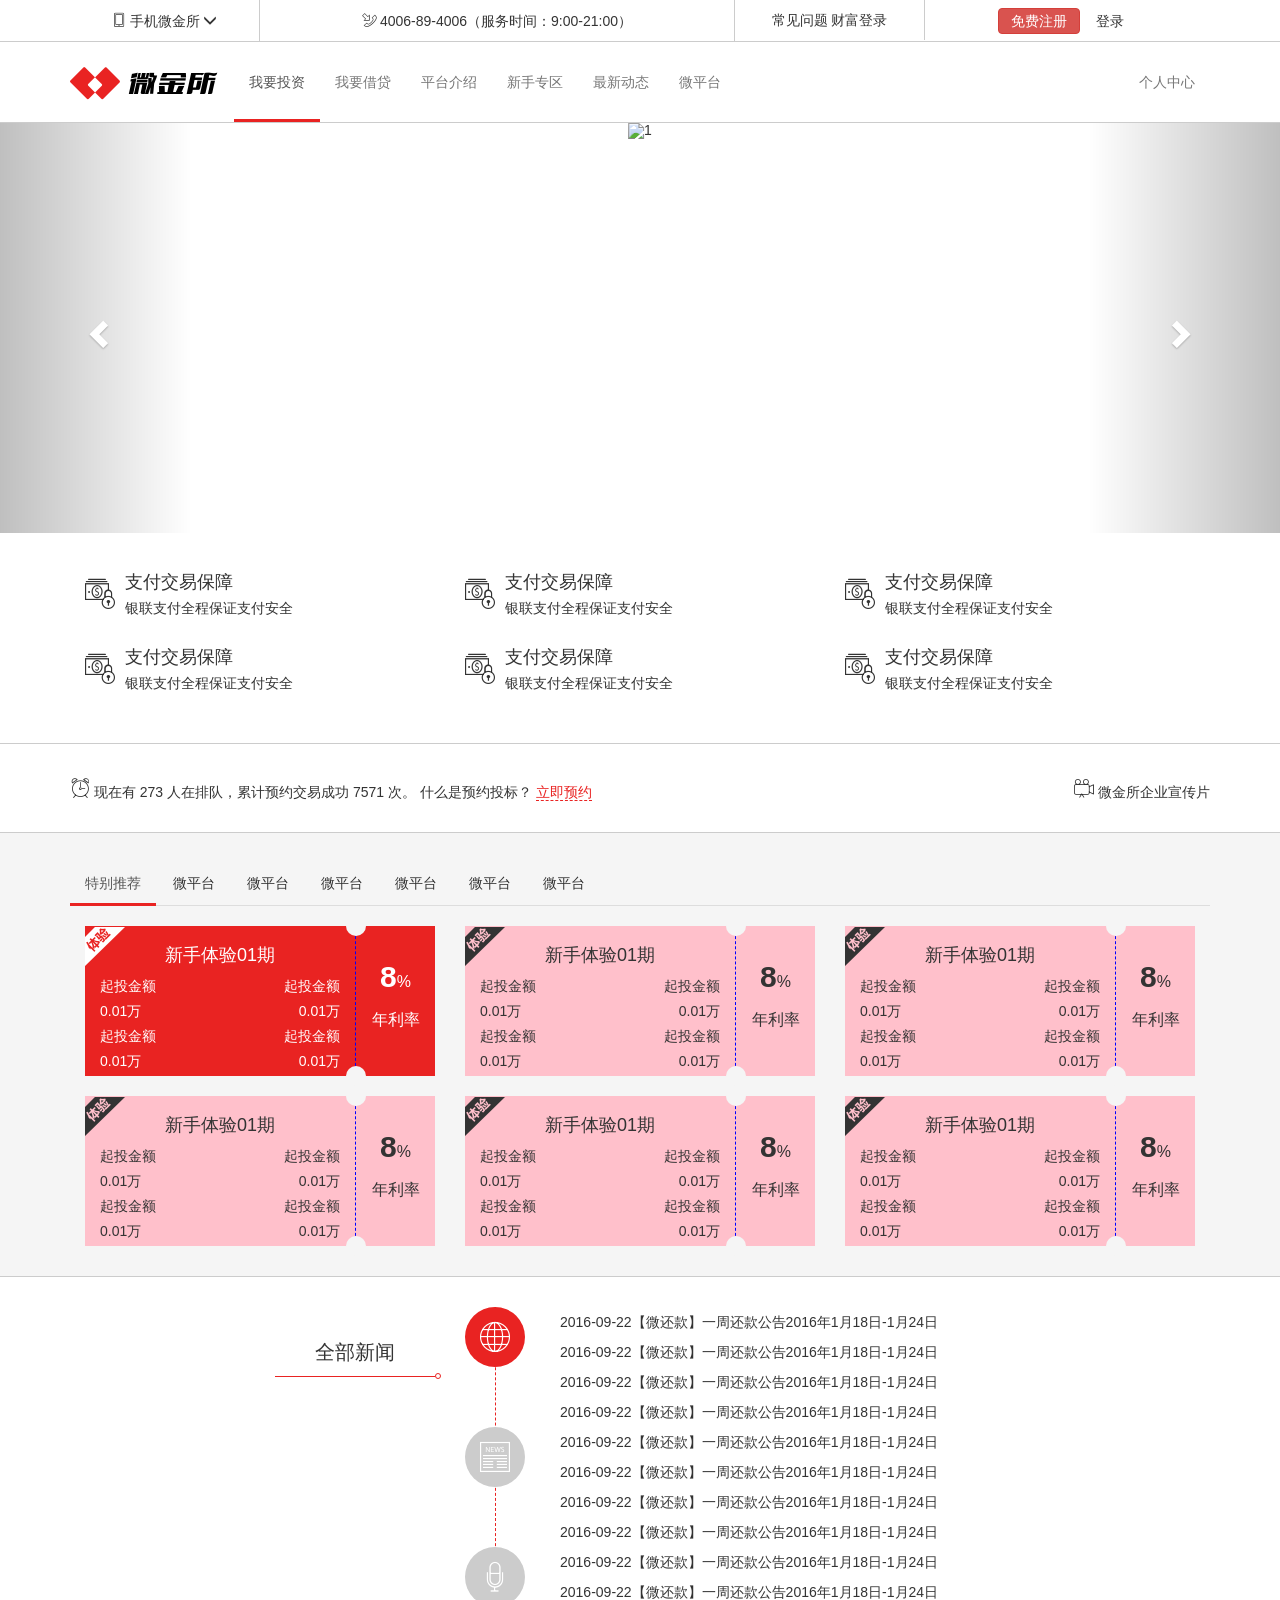
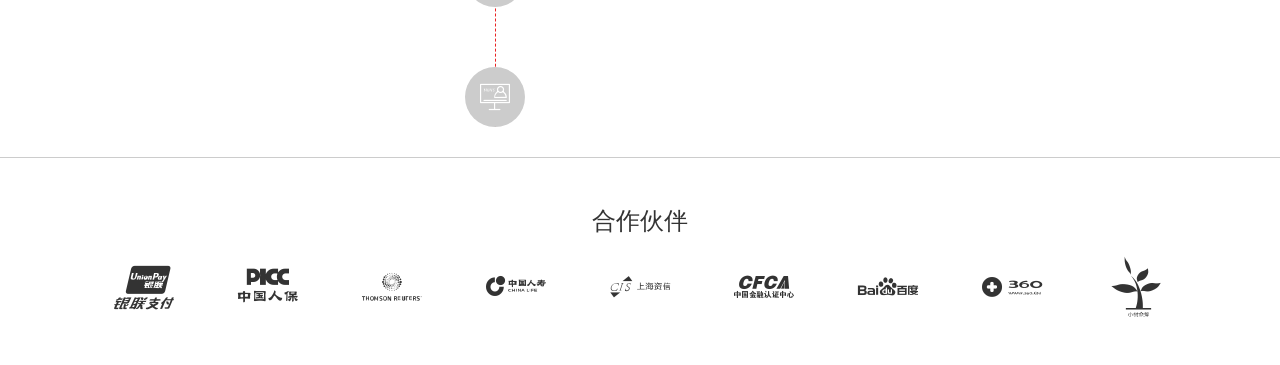
<file: 移动Web/案例-WJS/index.html>
<!DOCTYPE html>
<html lang="zh-CN">

<head>
  <meta charset="UTF-8">
  <title>微金所</title>
  <meta http-equiv="X-UA-Compatible" content="IE=edge">
  <meta name="viewport" content="width=device-width, user-scalable=no, initial-scale=1.0, maximum-scale=1.0, minimum-scale=1.0">
  <link rel="stylesheet" href="./lib/bootstrap/css/bootstrap.css">

  <link rel="icon" href="./favicon.ico">
  <!-- 引入自定义字体文件 -->
  <link rel="stylesheet" href="./fonts/wjsfont.css">

  <link rel="stylesheet" href="./css/index.css">
</head>

<body>
  <!-- 头部区域 -->
  <!-- 1. 大屏和中屏显示，小屏和超小屏隐藏 -->
  <div class="wjs_header hidden-sm hidden-xs">
    <div class="container">
      <div class="col-md-2 item">
        <a href="#" class="mobile">
          <i class="wjs_icon wjs_icon_phone"></i>
          <span>手机微金所</span>
          <i class="glyphicon glyphicon-menu-down"></i>
          <img src="./images/code.jpg" class="code">
        </a>
      </div>
      <div class="col-md-5 item">
        <i class="wjs_icon wjs_icon_tel"></i>
        <span> 4006-89-4006（服务时间：9:00-21:00）</span>
      </div>
      <div class="col-md-2 item">
        <a href="#">常见问题</a>
        <a href="#">财富登录</a>
      </div>
      <div class="col-md-3 item">
        <button class="btn btn-danger">免费注册</button>
        <button class="btn btn-link">登录</button>
      </div>
    </div>
  </div>

  <!-- 导航区域 -->
  <div class="wjs_nav">
    <nav class="navbar navbar-default">
      <div class="container">
        <!-- 将大标题和按钮组合使用，在移动端有更好的显示效果 -->
        <div class="navbar-header">
          <!-- 切换的按钮 -->
          <button type="button" class="navbar-toggle collapsed" data-toggle="collapse" data-target="#navbar-collapse">
            <span class="icon-bar"></span>
            <span class="icon-bar"></span>
            <span class="icon-bar"></span>
          </button>
          <!-- 大标题 -->
          <a class="navbar-brand" href="#">
            <i class="wjs_icon wjs_icon_logo"></i>
            <i class="wjs_icon wjs_icon_word"></i>
          </a>
        </div>

        <!-- 用于切换的 collapse 列表 -->
        <div class="collapse navbar-collapse" id="navbar-collapse">
          <!-- 左侧的 ul -->
          <ul class="nav navbar-nav">
            <li class="active"><a href="#">我要投资</a></li>
            <li><a href="#">我要借贷</a></li>
            <li><a href="#">平台介绍</a></li>
            <li><a href="#">新手专区</a></li>
            <li><a href="#">最新动态</a></li>
            <li><a href="#">微平台</a></li>
          </ul>

          <!-- 右侧的 ul 在小屏幕隐藏 -->
          <ul class="nav navbar-nav navbar-right hidden-sm">
            <li><a href="#">个人中心</a></li>
          </ul>
        </div>
      </div>
    </nav>
  </div>

  <!-- 轮播图 -->
  <div class="wjs_banner">
    <!-- 整个轮播容器 -->
    <div id="carousel-example-generic" class="carousel slide" data-ride="carousel">
      <!-- Indicators 指示器 (小圆点) -->
      <ol class="carousel-indicators">
        <li data-target="#carousel-example-generic" data-slide-to="0" class="active"></li>
        <li data-target="#carousel-example-generic" data-slide-to="1"></li>
        <li data-target="#carousel-example-generic" data-slide-to="2"></li>
        <li data-target="#carousel-example-generic" data-slide-to="3"></li>
      </ol>

      <!-- Wrapper for slides 轮播容器(存放所有的轮播图) -->
      <div class="carousel-inner">
        <div class="item active">
          <img data-psrc="./images/slide_01_2000x410.jpg" data-msrc="./images/slide_01_640x340.jpg" alt="1">
        </div>
        <div class="item">
          <img data-psrc="./images/slide_02_2000x410.jpg" data-msrc="./images/slide_02_640x340.jpg" alt="2">
        </div>
        <div class="item">
          <img data-psrc="./images/slide_03_2000x410.jpg" data-msrc="./images/slide_03_640x340.jpg" alt="3">
        </div>
        <div class="item">
          <img data-psrc="./images/slide_04_2000x410.jpg" data-msrc="./images/slide_04_640x340.jpg" alt="4">
        </div>
      </div>

      <!-- Controls 控制器 (左右箭头) -->
      <a class="left carousel-control hidden-xs" href="#carousel-example-generic" data-slide="prev">
        <!-- 左箭头 -->
        <span class="glyphicon glyphicon-chevron-left"></span>
      </a>
      <a class="right carousel-control hidden-xs" href="#carousel-example-generic" data-slide="next">
        <!-- 右箭头 -->
        <span class="glyphicon glyphicon-chevron-right"></span>
      </a>
    </div>
  </div>

  <!-- 信息交易 -->
  <div class="wjs_info hidden-xs">
    <div class="container">
      <div class="col-sm-6 col-md-4">
        <a href="#" class="media">
          <div class="media-left">
            <i class="wjs_icon wjs_icon_info"></i>
          </div>
          <div class="media-body">
            <h4 class="media-heading">支付交易保障</h4>
            <p>银联支付全程保证支付安全</p>
          </div>
        </a>
      </div>
      <div class="col-sm-6 col-md-4">
        <a href="#" class="media">
          <div class="media-left">
            <i class="wjs_icon wjs_icon_info"></i>
          </div>
          <div class="media-body">
            <h4 class="media-heading">支付交易保障</h4>
            <p>银联支付全程保证支付安全</p>
          </div>
        </a>
      </div>
      <div class="col-sm-6 col-md-4">
        <a href="#" class="media">
          <div class="media-left">
            <i class="wjs_icon wjs_icon_info"></i>
          </div>
          <div class="media-body">
            <h4 class="media-heading">支付交易保障</h4>
            <p>银联支付全程保证支付安全</p>
          </div>
        </a>
      </div>
      <div class="col-sm-6 col-md-4">
        <a href="#" class="media">
          <div class="media-left">
            <i class="wjs_icon wjs_icon_info"></i>
          </div>
          <div class="media-body">
            <h4 class="media-heading">支付交易保障</h4>
            <p>银联支付全程保证支付安全</p>
          </div>
        </a>
      </div>
      <div class="col-sm-6 col-md-4">
        <a href="#" class="media">
          <div class="media-left">
            <i class="wjs_icon wjs_icon_info"></i>
          </div>
          <div class="media-body">
            <h4 class="media-heading">支付交易保障</h4>
            <p>银联支付全程保证支付安全</p>
          </div>
        </a>
      </div>
      <div class="col-sm-6 col-md-4">
        <a href="#" class="media">
          <div class="media-left">
            <i class="wjs_icon wjs_icon_info"></i>
          </div>
          <div class="media-body">
            <h4 class="media-heading">支付交易保障</h4>
            <p>银联支付全程保证支付安全</p>
          </div>
        </a>
      </div>
    </div>
  </div>

  <!-- 预约模块 -->
  <div class="wjs_book">
    <div class="container">
      <!-- pull-left 左浮动   pull-right 右浮动 -->
      <div class="pull-left">
        <i class="wjs_icon wjs_icon_clock"></i>
        <span>现在有 273 人在排队，累计预约交易成功 7571 次。 什么是预约投标？</span>
        <a href="#" class="book_now">立即预约</a>
      </div>

      <!-- 右侧部分在超小屏幕 隐藏 -->
      <div class="pull-right hidden-xs">
        <a href="#">
          <i class="wjs_icon wjs_icon_video"></i>
          <span>微金所企业宣传片</span>
        </a>
      </div>
    </div>
  </div>

  <!-- 产品模块 -->
  <div class="wjs_product">
    <div class="container">

      <div class="ul-wrapper">
        <!-- 用于切换的导航 -->
        <ul class="nav nav-tabs">
          <li class="active"><a href="#product01" data-toggle="tab">特别推荐</a></li>
          <li><a href="#product02" data-toggle="tab">微平台</a></li>
          <li><a href="#product03" data-toggle="tab">微平台</a></li>
          <li><a href="#product04" data-toggle="tab">微平台</a></li>
          <li><a href="#product05" data-toggle="tab">微平台</a></li>
          <li><a href="#product06" data-toggle="tab">微平台</a></li>
          <li><a href="#product07" data-toggle="tab">微平台</a></li>
        </ul>
      </div>

      <!-- 用于切换的面板 -->
      <!--
      大屏幕中屏幕 1行3个
      小屏幕       1行2个
      超小屏幕     1行1个
    -->
      <div class="tab-content">
        <div class="tab-pane active" id="product01">
          <div class="col-sm-6 col-md-4">
            <div class="product_item current">
              <i class="wjs_icon wjs_icon_experience"></i>
              <!-- 先右浮动, 再左边overflow:hidden -->
              <div class="product_item_right">
                <p class="percent"><b>8</b>%</p>
                <p class="rate">年利率</p>
              </div>
              <div class="product_item_left">
                <h3 class="title">新手体验01期</h3>
                <div class="col-xs-6">
                  <p>起投金额</p>
                  <p>0.01万</p>
                </div>
                <div class="col-xs-6 text-right">
                  <p>起投金额</p>
                  <p>0.01万</p>
                </div>
                <div class="col-xs-6">
                  <p>起投金额</p>
                  <p>0.01万</p>
                </div>
                <div class="col-xs-6 text-right">
                  <p>起投金额</p>
                  <p>0.01万</p>
                </div>
              </div>
            </div>
          </div>
          <div class="col-sm-6 col-md-4">
            <div class="product_item">
              <i class="wjs_icon wjs_icon_experience"></i>
              <!-- 先右浮动, 再左边overflow:hidden -->
              <div class="product_item_right">
                <p class="percent"><b>8</b>%</p>
                <p class="rate">年利率</p>
              </div>
              <div class="product_item_left">
                <h3 class="title">新手体验01期</h3>
                <div class="col-xs-6">
                  <p>起投金额</p>
                  <p>0.01万</p>
                </div>
                <div class="col-xs-6 text-right">
                  <p>起投金额</p>
                  <p>0.01万</p>
                </div>
                <div class="col-xs-6">
                  <p>起投金额</p>
                  <p>0.01万</p>
                </div>
                <div class="col-xs-6 text-right">
                  <p>起投金额</p>
                  <p>0.01万</p>
                </div>
              </div>
            </div>
          </div>
          <div class="col-sm-6 col-md-4">
            <div class="product_item">
              <i class="wjs_icon wjs_icon_experience"></i>
              <!-- 先右浮动, 再左边overflow:hidden -->
              <div class="product_item_right">
                <p class="percent"><b>8</b>%</p>
                <p class="rate">年利率</p>
              </div>
              <div class="product_item_left">
                <h3 class="title">新手体验01期</h3>
                <div class="col-xs-6">
                  <p>起投金额</p>
                  <p>0.01万</p>
                </div>
                <div class="col-xs-6 text-right">
                  <p>起投金额</p>
                  <p>0.01万</p>
                </div>
                <div class="col-xs-6">
                  <p>起投金额</p>
                  <p>0.01万</p>
                </div>
                <div class="col-xs-6 text-right">
                  <p>起投金额</p>
                  <p>0.01万</p>
                </div>
              </div>
            </div>
          </div>
          <div class="col-sm-6 col-md-4">
            <div class="product_item">
              <i class="wjs_icon wjs_icon_experience"></i>
              <!-- 先右浮动, 再左边overflow:hidden -->
              <div class="product_item_right">
                <p class="percent"><b>8</b>%</p>
                <p class="rate">年利率</p>
              </div>
              <div class="product_item_left">
                <h3 class="title">新手体验01期</h3>
                <div class="col-xs-6">
                  <p>起投金额</p>
                  <p>0.01万</p>
                </div>
                <div class="col-xs-6 text-right">
                  <p>起投金额</p>
                  <p>0.01万</p>
                </div>
                <div class="col-xs-6">
                  <p>起投金额</p>
                  <p>0.01万</p>
                </div>
                <div class="col-xs-6 text-right">
                  <p>起投金额</p>
                  <p>0.01万</p>
                </div>
              </div>
            </div>
          </div>
          <div class="col-sm-6 col-md-4">
            <div class="product_item">
              <i class="wjs_icon wjs_icon_experience"></i>
              <!-- 先右浮动, 再左边overflow:hidden -->
              <div class="product_item_right">
                <p class="percent"><b>8</b>%</p>
                <p class="rate">年利率</p>
              </div>
              <div class="product_item_left">
                <h3 class="title">新手体验01期</h3>
                <div class="col-xs-6">
                  <p>起投金额</p>
                  <p>0.01万</p>
                </div>
                <div class="col-xs-6 text-right">
                  <p>起投金额</p>
                  <p>0.01万</p>
                </div>
                <div class="col-xs-6">
                  <p>起投金额</p>
                  <p>0.01万</p>
                </div>
                <div class="col-xs-6 text-right">
                  <p>起投金额</p>
                  <p>0.01万</p>
                </div>
              </div>
            </div>
          </div>
          <div class="col-sm-6 col-md-4">
            <div class="product_item">
              <i class="wjs_icon wjs_icon_experience"></i>
              <!-- 先右浮动, 再左边overflow:hidden -->
              <div class="product_item_right">
                <p class="percent"><b>8</b>%</p>
                <p class="rate">年利率</p>
              </div>
              <div class="product_item_left">
                <h3 class="title">新手体验01期</h3>
                <div class="col-xs-6">
                  <p>起投金额</p>
                  <p>0.01万</p>
                </div>
                <div class="col-xs-6 text-right">
                  <p>起投金额</p>
                  <p>0.01万</p>
                </div>
                <div class="col-xs-6">
                  <p>起投金额</p>
                  <p>0.01万</p>
                </div>
                <div class="col-xs-6 text-right">
                  <p>起投金额</p>
                  <p>0.01万</p>
                </div>
              </div>
            </div>
          </div>
        </div>
        <div class="tab-pane" id="product02">222</div>
        <div class="tab-pane" id="product03">333</div>
        <div class="tab-pane" id="product04">444</div>
        <div class="tab-pane" id="product05">555</div>
        <div class="tab-pane" id="product06">666</div>
        <div class="tab-pane" id="product07">777</div>
      </div>

    </div>

  </div>

  <!-- 新闻模块 -->
  <!-- 中屏幕以上 空间分配 2217 -->
  <div class="wjs_news">
    <div class="container">
      <div class="col-md-2 col-md-offset-2">
        <h3 class="title">全部新闻</h3>
      </div>
      <div class="col-md-1">
        <!-- 线在小屏幕和超小屏幕隐藏 -->
        <div class="line hidden-sm hidden-xs"></div>

        <!-- 用于切换的导航 -->
        <ul class="tab-ul clearfix">
          <li class="active">
            <a href="#news01" data-toggle="tab">
              <i class="wjs_icon wjs_icon_news_01"></i>
            </a>
          </li>
          <li><a href="#news02" data-toggle="tab"><i class="wjs_icon wjs_icon_news_02"></i></a></li>
          <li><a href="#news03" data-toggle="tab"><i class="wjs_icon wjs_icon_news_03"></i></a></li>
          <li><a href="#news04" data-toggle="tab"><i class="wjs_icon wjs_icon_news_04"></i></a></li>
        </ul>
      </div>
      <div class="col-md-7">

        <!-- 用于切换的面板 -->
        <div class="tab-content">
          <div class="tab-pane active" id="news01">
            <ul>
              <li><a href="#">2016-09-22【微还款】一周还款公告2016年1月18日-1月24日</a></li>
              <li><a href="#">2016-09-22【微还款】一周还款公告2016年1月18日-1月24日</a></li>
              <li><a href="#">2016-09-22【微还款】一周还款公告2016年1月18日-1月24日</a></li>
              <li><a href="#">2016-09-22【微还款】一周还款公告2016年1月18日-1月24日</a></li>
              <li><a href="#">2016-09-22【微还款】一周还款公告2016年1月18日-1月24日</a></li>
              <li><a href="#">2016-09-22【微还款】一周还款公告2016年1月18日-1月24日</a></li>
              <li><a href="#">2016-09-22【微还款】一周还款公告2016年1月18日-1月24日</a></li>
              <li><a href="#">2016-09-22【微还款】一周还款公告2016年1月18日-1月24日</a></li>
              <li><a href="#">2016-09-22【微还款】一周还款公告2016年1月18日-1月24日</a></li>
              <li><a href="#">2016-09-22【微还款】一周还款公告2016年1月18日-1月24日</a></li>
            </ul>
          </div>
          <div class="tab-pane" id="news02">222</div>
          <div class="tab-pane" id="news03">333</div>
          <div class="tab-pane" id="news04">444</div>
        </div>
      </div>
    </div>
  </div>

  <!-- 合作伙伴 -->
  <div class="wjs_partner">
    <div class="container">
      <h3>合作伙伴</h3>
      <ul>
        <li><a href="#"><i class="wjs_icon wjs_icon_partner01"></i></a></li>
        <li><a href="#"><i class="wjs_icon wjs_icon_partner02"></i></a></li>
        <li><a href="#"><i class="wjs_icon wjs_icon_partner03"></i></a></li>
        <li><a href="#"><i class="wjs_icon wjs_icon_partner04"></i></a></li>
        <li><a href="#"><i class="wjs_icon wjs_icon_partner05"></i></a></li>
        <li><a href="#"><i class="wjs_icon wjs_icon_partner06"></i></a></li>
        <li><a href="#"><i class="wjs_icon wjs_icon_partner07"></i></a></li>
        <li><a href="#"><i class="wjs_icon wjs_icon_partner08"></i></a></li>
        <li><a href="#"><i class="wjs_icon wjs_icon_partner09"></i></a></li>
      </ul>
    </div>
  </div>

  <script src="./lib/jquery/jquery-1.12.4.js"></script>
  <script src="./lib/bootstrap/js/bootstrap.min.js"></script>
</body>

</html>
</file>
<file: 移动Web/案例-WJS/fonts/wjsfont.css>
@font-face {
  /*自定义了一个字体*/
  font-family: 'wjs_fonts';
  src: url('./MiFie-Web-Font.eot'); /* IE9*/
  src: url('./MiFie-Web-Font.eot#iefix') format('embedded-opentype'), /* IE6-IE8 */
  url('./MiFie-Web-Font.woff') format('woff'), /* chrome, firefox */
  url('./MiFie-Web-Font.ttf') format('truetype'), /* chrome, firefox, opera, Safari, Android, iOS 4.2+*/
  url('./MiFie-Web-Font.svg#iconfont') format('svg'); /* iOS 4.1- */
}

.wjs_icon {
  font-family: wjs_fonts !important;
}


.wjs_icon_phone::before {
  content: "\e908";
}

.wjs_icon_tel::before {
  content: "\e909";
}

.wjs_icon_logo::before {
  content: "\e920";
}

.wjs_icon_word::before {
  content: "\e93e";
}

.wjs_icon_info::before {
  content: "\e903";
}

.wjs_icon_clock::before {
  content: "\e906";
}

.wjs_icon_video::before {
  content: "\e905";
}

.wjs_icon_experience::before {
  content: "\e915"
}

.wjs_icon_news_01::before {
  content: "\e90e";
}

.wjs_icon_news_02::before {
  content: "\e90f";
}

.wjs_icon_news_03::before {
  content: "\e910";
}

.wjs_icon_news_04::before {
  content: "\e911";
}

.wjs_icon_partner01::before {
  content: "\e946";
}

.wjs_icon_partner02::before {
  content: "\e92f";
}

.wjs_icon_partner03::before {
  content: "\e92e";
}

.wjs_icon_partner04::before {
  content: "\e92a";
}

.wjs_icon_partner05::before {
  content: "\e929";
}

.wjs_icon_partner06::before {
  content: "\e931";
}

.wjs_icon_partner07::before {
  content: "\e92c";
}

.wjs_icon_partner08::before {
  content: "\e92b";
}

.wjs_icon_partner09::before {
  content: "\e92d";
}
</file>
<file: 移动Web/案例-WJS/css/index.css>
/* 在 normalize 的基础上, 进行公用的样式重置 */
a {
  color: #333;
}

/* lvha */
a:link,
a:visited,
a:hover,
a:active {
  text-decoration: none;
}

a:hover {
  /* 主题色 */
  color: #e92322;
}

i {
  font-style: normal;
}

ul {
  padding: 0;
  margin: 0;
  list-style: none;
}

/* 头部区域 */
.wjs_header {
  border-bottom: 1px solid #ccc;
}

.wjs_header .item {
  line-height: 40px;
  text-align: center;
  border-right: 1px solid #ccc;
}

.wjs_header .item:last-child {
  border-right: none;
}

.wjs_header .mobile {
  position: relative;
  display: block;
}

.wjs_header .mobile:hover .code {
  display: block;
}

.wjs_header .mobile .code {
  position: absolute;
  display: none;
  top: 40px;
  left: 50%;
  transform: translateX(-50%);
  border: 1px solid #ccc;
  z-index: 999;
}

.wjs_header .btn {
  padding: 2px 12px;
}

.wjs_header .btn-link {
  color: #333;
  text-decoration: none;
}

.wjs_header .btn-link:hover {
  color: #e92322;
}

/* 导航区域 */
.wjs_nav {
  border-bottom: 1px solid #ccc;
}

.wjs_nav .navbar-nav>li>a {
  height: 80px;
  line-height: 50px;
}

.wjs_nav .navbar-nav>li>a:hover {
  border-bottom: 3px solid #e92322;
}

.wjs_nav .navbar-default .navbar-nav>.active>a,
.wjs_nav .navbar-default .navbar-nav>.active>a:hover,
.wjs_nav .navbar-default .navbar-nav>.active>a:focus {
  /* transparent 透明的 */
  background-color: transparent;

  /* 添加自己的样式 */
  border-bottom: 3px solid #e92322;
}

.wjs_nav .wjs_icon_logo {
  font-size: 50px;
  vertical-align: middle;
  color: #e92322;
}

.wjs_nav .wjs_icon_word {
  font-size: 36px;
  vertical-align: middle;
  color: #000;
}

.wjs_nav .navbar-brand {
  height: 80px;
  line-height: 50px;
}

.wjs_nav .navbar {
  margin: 0;
  border: none;
  background-color: #fff;
}

.wjs_nav .navbar-toggle {
  margin-top: 23px;
}

/* pc 轮播图样式, 定高, 图片居中, 只在大于640的屏幕中生效  */
@media screen and (min-width: 641px) {
  .carousel .item {
    height: 410px;
    /* 图片太长了, 溢出了父容器, 需要overflow:hidden 隐藏掉 */
    overflow: hidden;
  }

  .carousel .item img {
    height: 410px;
    max-width: none;
    position: absolute;
    left: 50%;
    transform: translateX(-50%);
  }
}

/* 信息模块 */
.wjs_info {
  padding: 30px 0;
  border-bottom: 1px solid #ccc;
}

.wjs_info .wjs_icon_info {
  font-size: 30px;
}

.wjs_info .media {
  display: block;
  padding: 10px 0;
}

/* 预定模块 */
.wjs_book {
  padding: 30px 0;
  border-bottom: 1px solid #ccc;
}

.wjs_book .wjs_icon {
  font-size: 20px;
}

.wjs_book .book_now {
  color: #e92322;
  border-bottom: 1px dashed #e92322;
}

/* 产品模块 */
.wjs_product {
  padding: 30px 0;
  border-bottom: 1px solid #ccc;
  background-color: #F5F5F5;
}

.wjs_product .nav-tabs>li.active>a,
.wjs_product .nav-tabs>li.active>a:hover,
.wjs_product .nav-tabs>li.active>a:focus {
  background-color: transparent;
  /* 去掉 active a 的边框 */
  border: none;

  /* 添加自定义的下边框 */
  border-bottom: 3px solid #e92322;
}

.wjs_product .nav-tabs>li>a {
  /* 去掉默认添加的 1px 透明的边框 */
  border: none;
}

.wjs_product .nav>li>a:hover,
.wjs_product .nav>li>a:focus {
  background-color: transparent;
}


.wjs_product .ul-wrapper {
  overflow: hidden;
}

.wjs_product .nav-tabs {
  width: 2000px;
}

.wjs_product .product_item {
  height: 150px;
  background-color: pink;
  margin-top: 20px;
  position: relative;
}

.wjs_product .product_item.current {
  background-color: #e92322;
  color: #fff;
}


.wjs_product .product_item_right {
  float: right;
  width: 80px;
  height: 100%;
  position: relative;
  border-left: 1px dashed blue;
  text-align: center;
}

.wjs_product .product_item_right:before,
.wjs_product .product_item_right:after {
  content: '';
  width: 20px;
  height: 20px;
  background-color: #F5F5F5;
  border-radius: 50%;
  position: absolute;
  left: -10px;
}

.wjs_product .product_item_right:before {
  top: -10px;
}

.wjs_product .product_item_right:after {
  bottom: -10px;
}

.wjs_product .product_item_right p {
  font-size: 16px;
}

.wjs_product .product_item_right .percent {
  margin-top: 30px;
}

.wjs_product .product_item_right .percent b {
  font-size: 30px;
}



.wjs_product .product_item_left {
  overflow: hidden;
  height: 100%;
}

.wjs_product .product_item_left .title {
  font-size: 18px;
  text-align: center;
}

.wjs_product .product_item_left p {
  margin-bottom: 5px;
}

.wjs_product .product_item .wjs_icon_experience {
  position: absolute;
  left: 0;
  top: -8px;
  font-size: 40px;
}

/* 新闻模块 */
.wjs_news {
  padding: 30px 0;
  border-bottom: 1px solid #ccc;
}

.wjs_news .title {
  font-size: 20px;
  height: 50px;
  line-height: 50px;
  border-bottom: 1px solid #e92322;
  text-align: center;
  position: relative;
}

.wjs_news .title:before {
  content: "";
  position: absolute;
  right: -6px;
  bottom: -3px;
  width: 6px;
  height: 6px;
  border-radius: 50%;
  border: 1px solid #e92322;
}

.wjs_news .tab-ul li.active a {
  background-color: #e92322;
}

.wjs_news .tab-ul li a {
  width: 60px;
  height: 60px;
  border-radius: 50%;
  display: block;
  background-color: #ccc;
  text-align: center;
  line-height: 60px;
  margin-bottom: 60px;
  color: #fff;
  font-size: 30px;

  position: relative;
  /* z-index 必须结合定位一起使用 */
  z-index: 999;
}

.wjs_news .tab-ul li:last-child a {
  margin-bottom: 0px;
}

.wjs_news .line {
  position: absolute;
  left: 45px;
  top: 0;
  height: 100%;
  border-right: 1px dashed #e92322;
}

.wjs_news .tab-content {
  line-height: 30px;
}

/* 让 tab-ul 下面的 li 左浮动并且宽度 25%, 只在小屏幕和超小屏幕生效
   0-768-992-1200- 小屏幕和超小屏幕生效  =>  0-992
*/

/* <= 992 生效 */
@media screen and (max-width: 992px) {
  .wjs_news .tab-ul li {
    float: left;
    width: 25%;
  }

  .wjs_news .tab-ul li a {
    margin: 20px auto;
  }
}


.wjs_partner {
  padding: 30px 0;
  text-align: center;
}

.wjs_partner li {
  display: inline-block;
  font-size: 60px;
  margin: 0 30px;
}
</file>
